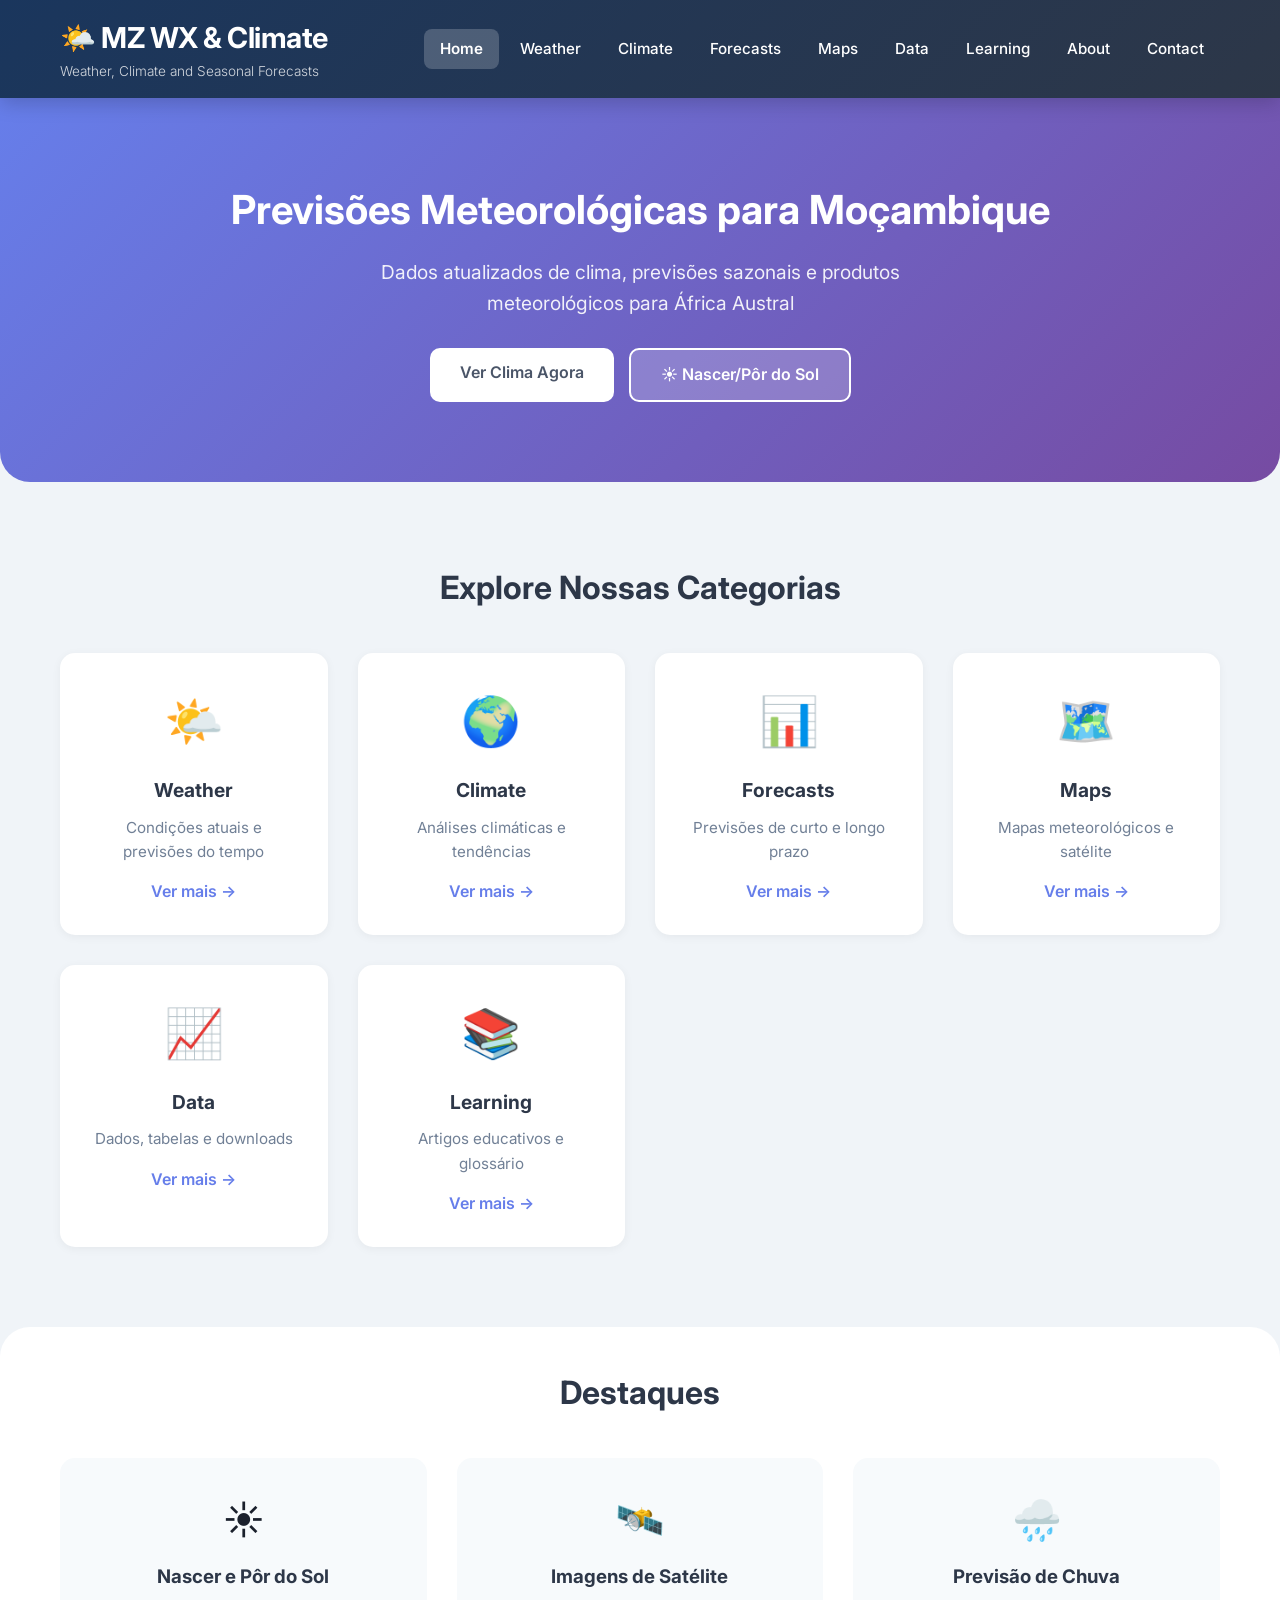
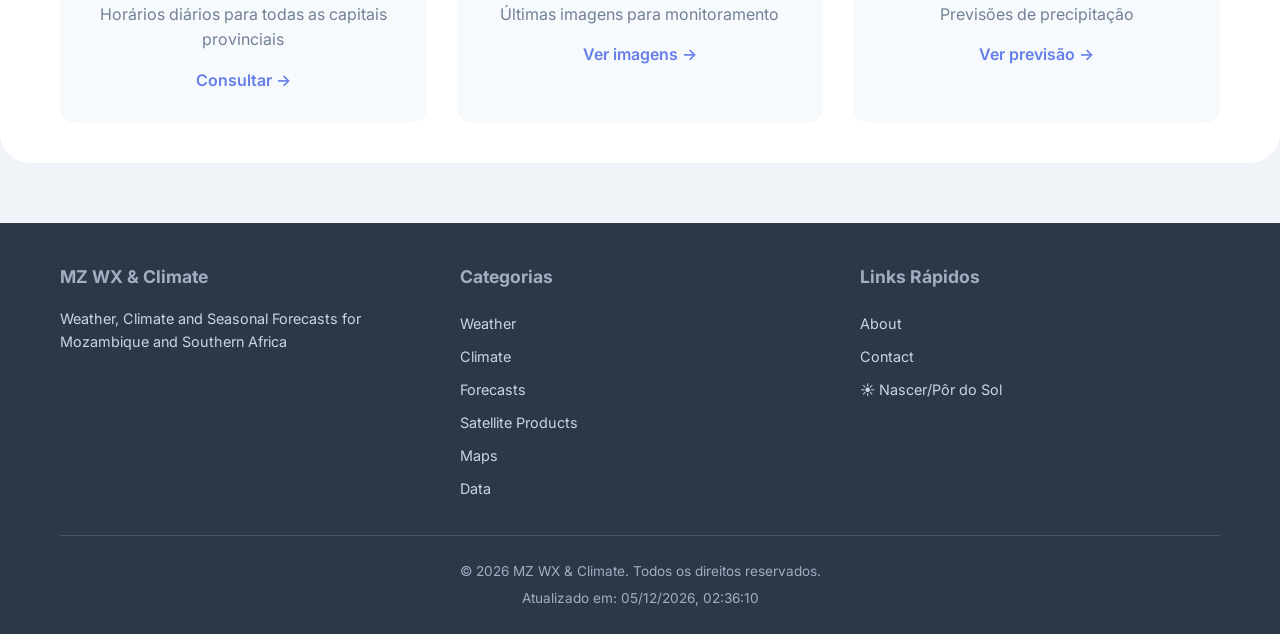
<file: index.html>
<!DOCTYPE html>
<html lang="pt">
<head>
    <meta charset="UTF-8">
    <meta name="viewport" content="width=device-width, initial-scale=1.0">
    <title>MZ WX & Climate - Home</title>
    <link rel="stylesheet" href="assets/css/style.css">
    <link href="https://fonts.googleapis.com/css2?family=Inter:wght@300;400;600;700&display=swap" rel="stylesheet">
</head>
<body>
    <header class="site-header">
        <div class="container">
            <div class="header-content">
                <div class="logo">
                    <h1>🌤️ MZ WX & Climate</h1>
                    <span class="tagline">Weather, Climate and Seasonal Forecasts</span>
                </div>
                <nav class="main-nav">
                    <ul>
                        <li><a href="index.html" class="active">Home</a></li>
                        <li><a href="weather/">Weather</a></li>
                        <li><a href="climate/">Climate</a></li>
                        <li><a href="forecasts/">Forecasts</a></li>
                        <li><a href="maps/">Maps</a></li>
                        <li><a href="data/">Data</a></li>
                        <li><a href="learning/">Learning</a></li>
                        <li><a href="about/">About</a></li>
                        <li><a href="contact/">Contact</a></li>
                    </ul>
                </nav>
            </div>
        </div>
    </header>

    <main>
        <section class="hero">
            <div class="container">
                <div class="hero-content">
                    <h2>Previsões Meteorológicas para Moçambique</h2>
                    <p>Dados atualizados de clima, previsões sazonais e produtos meteorológicos para África Austral</p>
                    <div class="hero-buttons">
                        <a href="weather/" class="btn-primary">Ver Clima Agora</a>
                        <a href="astronomy/sun.html" class="btn-secondary">☀️ Nascer/Pôr do Sol</a>
                    </div>
                </div>
            </div>
        </section>

        <section class="features">
            <div class="container">
                <h2 class="section-title">Explore Nossas Categorias</h2>
                <div class="features-grid">
                    <div class="feature-card">
                        <div class="feature-icon">🌤️</div>
                        <h3>Weather</h3>
                        <p>Condições atuais e previsões do tempo</p>
                        <a href="weather/" class="feature-link">Ver mais →</a>
                    </div>
                    <div class="feature-card">
                        <div class="feature-icon">🌍</div>
                        <h3>Climate</h3>
                        <p>Análises climáticas e tendências</p>
                        <a href="climate/" class="feature-link">Ver mais →</a>
                    </div>
                    <div class="feature-card">
                        <div class="feature-icon">📊</div>
                        <h3>Forecasts</h3>
                        <p>Previsões de curto e longo prazo</p>
                        <a href="forecasts/" class="feature-link">Ver mais →</a>
                    </div>
                    <div class="feature-card">
                        <div class="feature-icon">🗺️</div>
                        <h3>Maps</h3>
                        <p>Mapas meteorológicos e satélite</p>
                        <a href="maps/" class="feature-link">Ver mais →</a>
                    </div>
                    <div class="feature-card">
                        <div class="feature-icon">📈</div>
                        <h3>Data</h3>
                        <p>Dados, tabelas e downloads</p>
                        <a href="data/" class="feature-link">Ver mais →</a>
                    </div>
                    <div class="feature-card">
                        <div class="feature-icon">📚</div>
                        <h3>Learning</h3>
                        <p>Artigos educativos e glossário</p>
                        <a href="learning/" class="feature-link">Ver mais →</a>
                    </div>
                </div>
            </div>
        </section>

        <section class="highlights">
            <div class="container">
                <h2 class="section-title">Destaques</h2>
                <div class="highlights-grid">
                    <div class="highlight-card">
                        <span class="highlight-icon">☀️</span>
                        <h3>Nascer e Pôr do Sol</h3>
                        <p>Horários diários para todas as capitais provinciais</p>
                        <a href="astronomy/sun.html" class="highlight-link">Consultar →</a>
                    </div>
                    <div class="highlight-card">
                        <span class="highlight-icon">🛰️</span>
                        <h3>Imagens de Satélite</h3>
                        <p>Últimas imagens para monitoramento</p>
                        <a href="maps/" class="highlight-link">Ver imagens →</a>
                    </div>
                    <div class="highlight-card">
                        <span class="highlight-icon">🌧️</span>
                        <h3>Previsão de Chuva</h3>
                        <p>Previsões de precipitação</p>
                        <a href="forecasts/" class="highlight-link">Ver previsão →</a>
                    </div>
                </div>
            </div>
        </section>
    </main>

    <footer class="site-footer">
        <div class="container">
            <div class="footer-content">
                <div class="footer-section">
                    <h4>MZ WX & Climate</h4>
                    <p>Weather, Climate and Seasonal Forecasts for Mozambique and Southern Africa</p>
                </div>
                <div class="footer-section">
                    <h4>Categorias</h4>
                    <ul>
                        <li><a href="weather/">Weather</a></li>
                        <li><a href="climate/">Climate</a></li>
                        <li><a href="forecasts/">Forecasts</a></li>
                        <li><a href="lsasaf/">Satellite Products</a></li>
                        <li><a href="maps/">Maps</a></li>
                        <li><a href="data/">Data</a></li>
                    </ul>
                </div>
                <div class="footer-section">
                    <h4>Links Rápidos</h4>
                    <ul>
                        <li><a href="about/">About</a></li>
                        <li><a href="contact/">Contact</a></li>
                        <li><a href="astronomy/sun.html">☀️ Nascer/Pôr do Sol</a></li>
                    </ul>
                </div>
            </div>
            <div class="footer-bottom">
                <p>&copy; 2026 MZ WX & Climate. Todos os direitos reservados.</p>
                <p>Atualizado em: <span id="footer-update"></span></p>
            </div>
        </div>
    </footer>

    <script src="assets/js/main.js"></script>
</body>
</html>
</file>
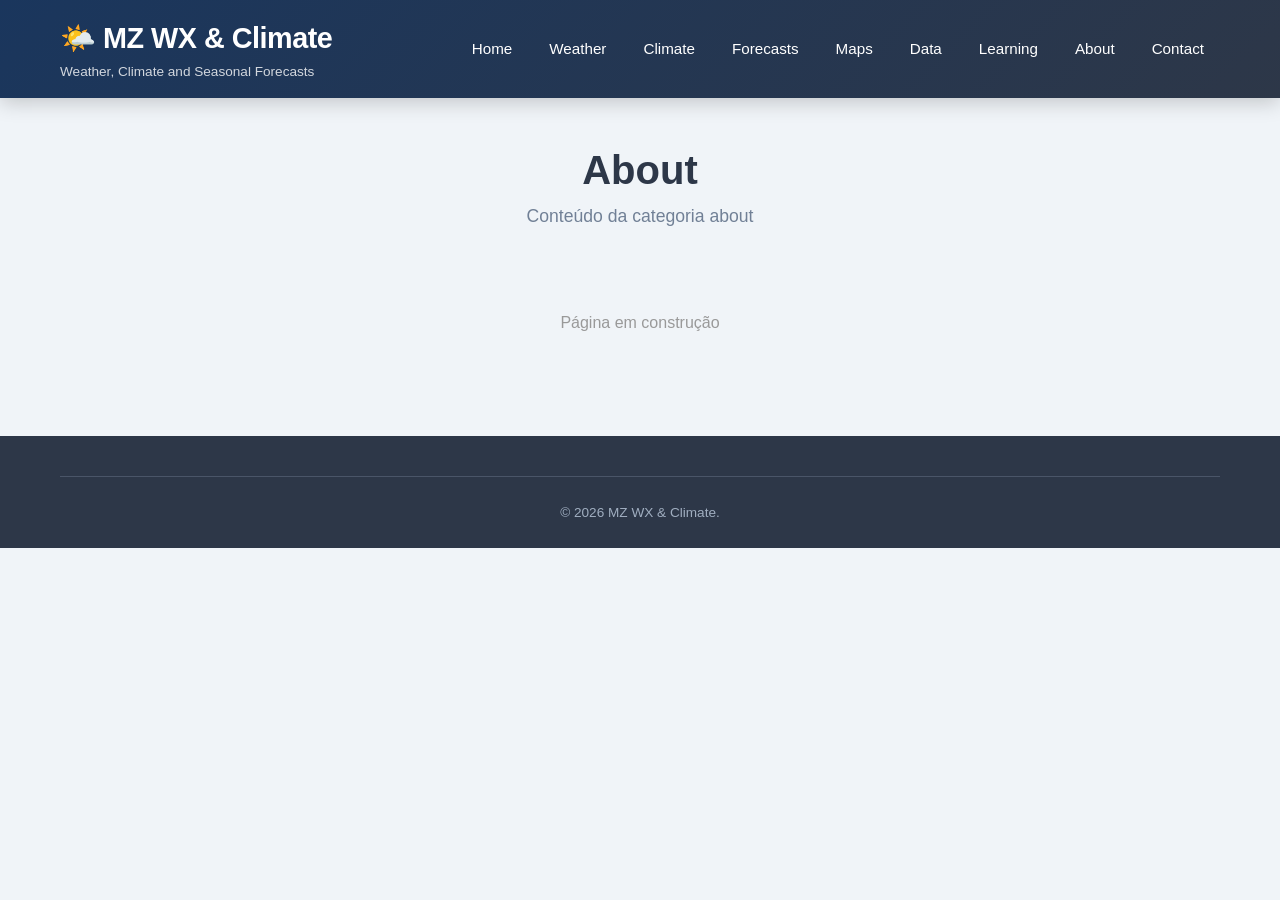
<file: about/index.html>
<!DOCTYPE html>
<html lang="pt">
<head>
    <meta charset="UTF-8">
    <meta name="viewport" content="width=device-width, initial-scale=1.0">
    <title>MZ WX & Climate - About</title>
    <link rel="stylesheet" href="../assets/css/style.css">
</head>
<body>
    <header class="site-header">
        <div class="container">
            <div class="header-content">
                <div class="logo">
                    <h1>🌤️ MZ WX & Climate</h1>
                    <span class="tagline">Weather, Climate and Seasonal Forecasts</span>
                </div>
                <nav class="main-nav">
                    <ul>
                        <li><a href="../index.html">Home</a></li>
                        <li><a href="../weather/">Weather</a></li>
                        <li><a href="../climate/">Climate</a></li>
                        <li><a href="../forecasts/">Forecasts</a></li>
                        <li><a href="../maps/">Maps</a></li>
                        <li><a href="../data/">Data</a></li>
                        <li><a href="../learning/">Learning</a></li>
                        <li><a href="../about/">About</a></li>
                        <li><a href="../contact/">Contact</a></li>
                    </ul>
                </nav>
            </div>
        </div>
    </header>
    <main>
        <div class="container">
            <div class="page-header">
                <h1>About</h1>
                <p>Conteúdo da categoria about</p>
            </div>
            <p style="text-align:center; padding:40px; color:#999;">Página em construção</p>
        </div>
    </main>
    <footer class="site-footer">
        <div class="container">
            <div class="footer-bottom">
                <p>&copy; 2026 MZ WX & Climate.</p>
            </div>
        </div>
    </footer>
    <script src="../assets/js/main.js"></script>
</body>
</html>
</file>
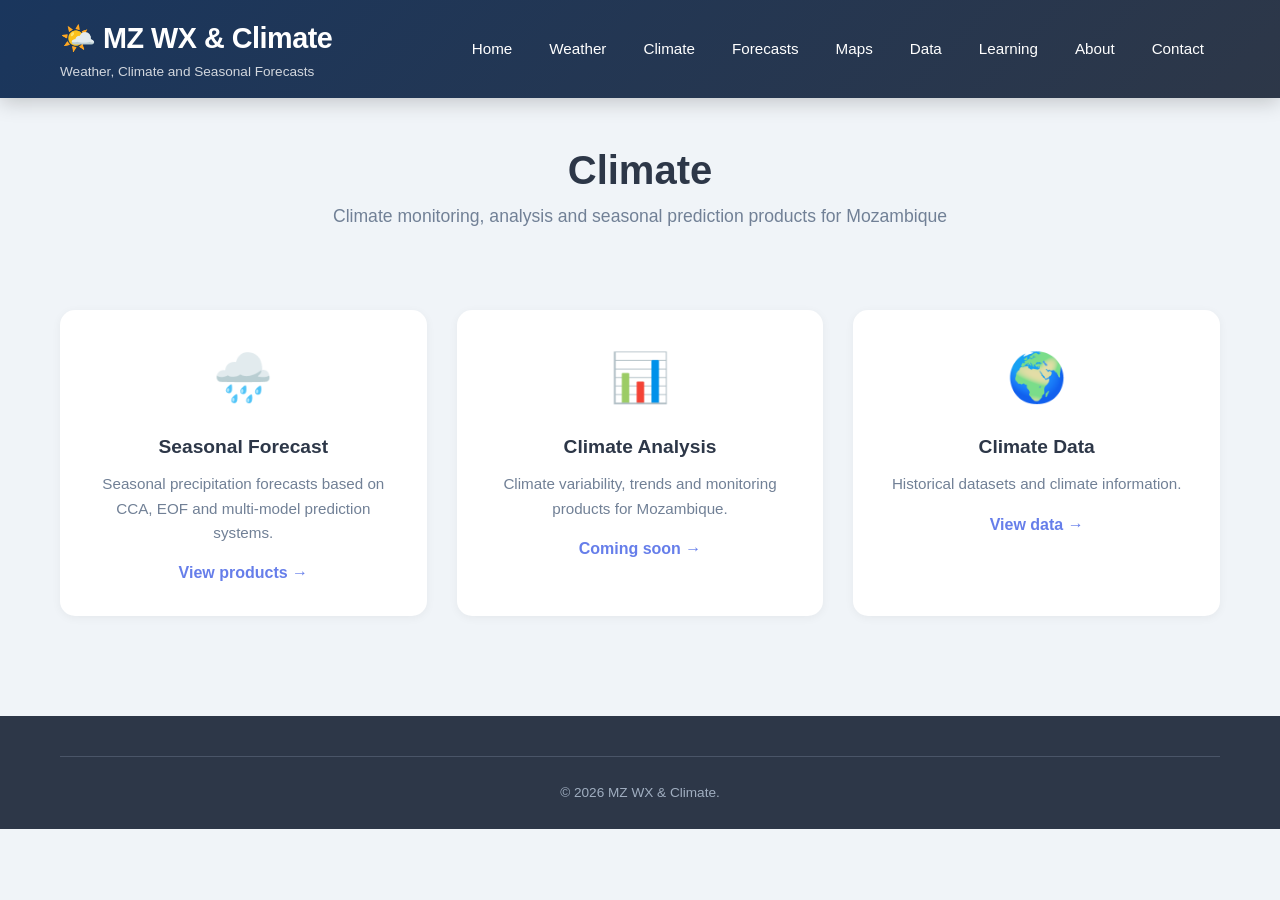
<file: climate/index.html>
<!DOCTYPE html>
<html lang="pt">
<head>
    <meta charset="UTF-8">
    <meta name="viewport" content="width=device-width, initial-scale=1.0">
    <title>MZ WX & Climate - Climate</title>
    <link rel="stylesheet" href="../assets/css/style.css">
</head>
<body>
    <header class="site-header">
        <div class="container">
            <div class="header-content">
                <div class="logo">
                    <h1>🌤️ MZ WX & Climate</h1>
                    <span class="tagline">Weather, Climate and Seasonal Forecasts</span>
                </div>
                <nav class="main-nav">
                    <ul>
                        <li><a href="../index.html">Home</a></li>
                        <li><a href="../weather/">Weather</a></li>
                        <li><a href="../climate/">Climate</a></li>
                        <li><a href="../forecasts/">Forecasts</a></li>
                        <li><a href="../maps/">Maps</a></li>
                        <li><a href="../data/">Data</a></li>
                        <li><a href="../learning/">Learning</a></li>
                        <li><a href="../about/">About</a></li>
                        <li><a href="../contact/">Contact</a></li>
                    </ul>
                </nav>
            </div>
        </div>
    </header>
    <main>
        <div class="container">

            <div class="page-header">
                <h1>Climate</h1>
                <p>Climate monitoring, analysis and seasonal prediction products for Mozambique</p>
            </div>


            <section class="features">

                <div class="features-grid">


                    <div class="feature-card">

                        <div class="feature-icon">🌧️</div>

                        <h3>Seasonal Forecast</h3>

                        <p>
                            Seasonal precipitation forecasts based on
                            CCA, EOF and multi-model prediction systems.
                        </p>

                        <a href="seasonal.html" class="feature-link">
                            View products →
                        </a>

                    </div>



                    <div class="feature-card">

                        <div class="feature-icon">📊</div>

                        <h3>Climate Analysis</h3>

                        <p>
                            Climate variability, trends and monitoring
                            products for Mozambique.
                        </p>

                        <a href="#" class="feature-link">
                            Coming soon →
                        </a>

                    </div>



                    <div class="feature-card">

                        <div class="feature-icon">🌍</div>

                        <h3>Climate Data</h3>

                        <p>
                            Historical datasets and climate information.
                        </p>

                        <a href="../data/" class="feature-link">
                            View data →
                        </a>

                    </div>


                </div>

            </section>

        </div>
    </main>
    <footer class="site-footer">
        <div class="container">
            <div class="footer-bottom">
                <p>&copy; 2026 MZ WX & Climate.</p>
            </div>
        </div>
    </footer>
    <script src="../assets/js/main.js"></script>
</body>
</html>
</file>
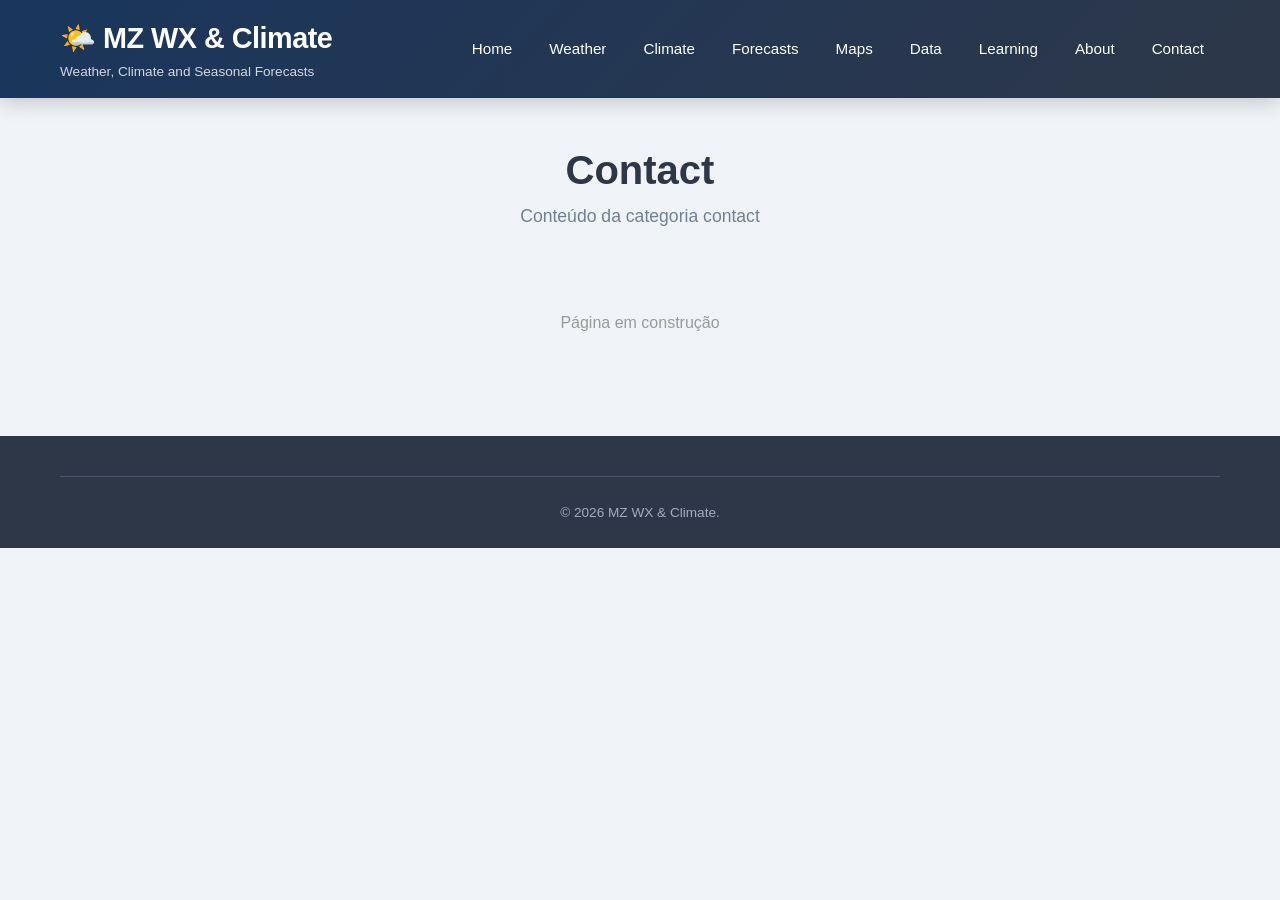
<file: contact/index.html>
<!DOCTYPE html>
<html lang="pt">
<head>
    <meta charset="UTF-8">
    <meta name="viewport" content="width=device-width, initial-scale=1.0">
    <title>MZ WX & Climate - Contact</title>
    <link rel="stylesheet" href="../assets/css/style.css">
</head>
<body>
    <header class="site-header">
        <div class="container">
            <div class="header-content">
                <div class="logo">
                    <h1>🌤️ MZ WX & Climate</h1>
                    <span class="tagline">Weather, Climate and Seasonal Forecasts</span>
                </div>
                <nav class="main-nav">
                    <ul>
                        <li><a href="../index.html">Home</a></li>
                        <li><a href="../weather/">Weather</a></li>
                        <li><a href="../climate/">Climate</a></li>
                        <li><a href="../forecasts/">Forecasts</a></li>
                        <li><a href="../maps/">Maps</a></li>
                        <li><a href="../data/">Data</a></li>
                        <li><a href="../learning/">Learning</a></li>
                        <li><a href="../about/">About</a></li>
                        <li><a href="../contact/">Contact</a></li>
                    </ul>
                </nav>
            </div>
        </div>
    </header>
    <main>
        <div class="container">
            <div class="page-header">
                <h1>Contact</h1>
                <p>Conteúdo da categoria contact</p>
            </div>
            <p style="text-align:center; padding:40px; color:#999;">Página em construção</p>
        </div>
    </main>
    <footer class="site-footer">
        <div class="container">
            <div class="footer-bottom">
                <p>&copy; 2026 MZ WX & Climate.</p>
            </div>
        </div>
    </footer>
    <script src="../assets/js/main.js"></script>
</body>
</html>
</file>
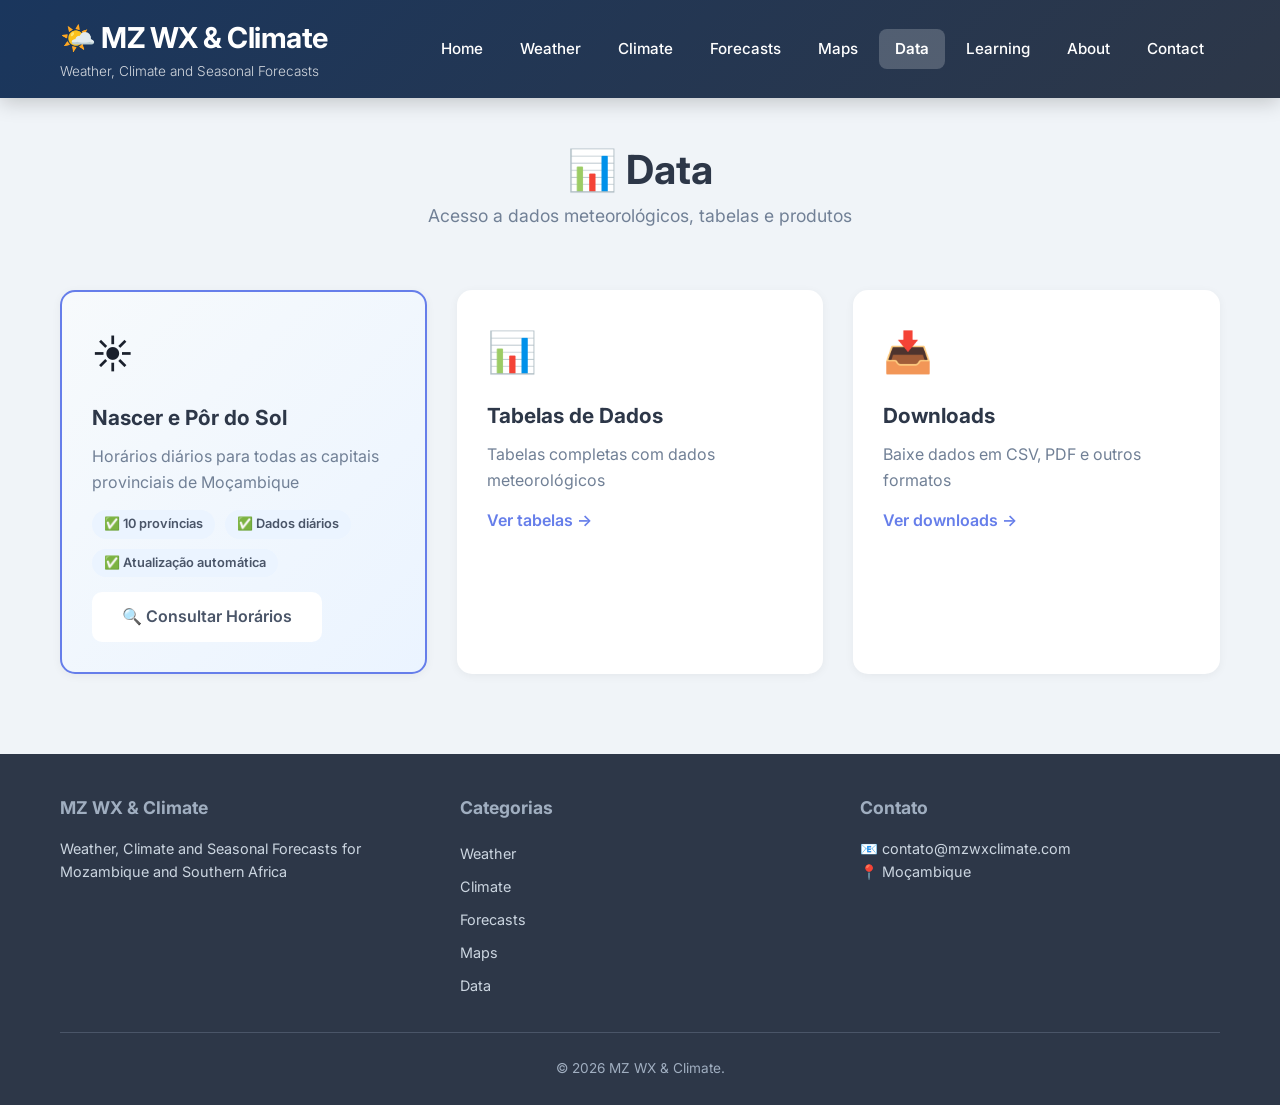
<file: data/index.html>
<!DOCTYPE html>
<html lang="pt">
<head>
    <meta charset="UTF-8">
    <meta name="viewport" content="width=device-width, initial-scale=1.0">
    <title>MZ WX & Climate - Data</title>
    <link rel="stylesheet" href="../assets/css/style.css">
    <link href="https://fonts.googleapis.com/css2?family=Inter:wght@300;400;600;700&display=swap" rel="stylesheet">
</head>
<body>
    <header class="site-header">
        <div class="container">
            <div class="header-content">
                <div class="logo">
                    <h1>🌤️ MZ WX & Climate</h1>
                    <span class="tagline">Weather, Climate and Seasonal Forecasts</span>
                </div>
                <nav class="main-nav">
                    <ul>
                        <li><a href="../index.html">Home</a></li>
                        <li><a href="../weather/">Weather</a></li>
                        <li><a href="../climate/">Climate</a></li>
                        <li><a href="../forecasts/">Forecasts</a></li>
                        <li><a href="../maps/">Maps</a></li>
                        <li><a href="../data/" class="active">Data</a></li>
                        <li><a href="../learning/">Learning</a></li>
                        <li><a href="../about/">About</a></li>
                        <li><a href="../contact/">Contact</a></li>
                    </ul>
                </nav>
            </div>
        </div>
    </header>

    <main>
        <div class="container">
            <div class="page-header">
                <h1>📊 Data</h1>
                <p>Acesso a dados meteorológicos, tabelas e produtos</p>
            </div>

            <div class="data-grid">
                <div class="data-card featured">
                    <div class="data-icon">☀️</div>
                    <h2>Nascer e Pôr do Sol</h2>
                    <p>Horários diários para todas as capitais provinciais de Moçambique</p>
                    <div class="data-features">
                        <span>✅ 10 províncias</span>
                        <span>✅ Dados diários</span>
                        <span>✅ Atualização automática</span>
                    </div>
                    <a href="../astronomy/sun.html" class="btn-primary" style="display:inline-block; margin-top:15px;">
                        🔍 Consultar Horários
                    </a>
                </div>

                <div class="data-card">
                    <div class="data-icon">📊</div>
                    <h2>Tabelas de Dados</h2>
                    <p>Tabelas completas com dados meteorológicos</p>
                    <a href="tables.html" class="feature-link">Ver tabelas →</a>
                </div>

                <div class="data-card">
                    <div class="data-icon">📥</div>
                    <h2>Downloads</h2>
                    <p>Baixe dados em CSV, PDF e outros formatos</p>
                    <a href="downloads.html" class="feature-link">Ver downloads →</a>
                </div>
            </div>
        </div>
    </main>

    <footer class="site-footer">
        <div class="container">
            <div class="footer-content">
                <div class="footer-section">
                    <h4>MZ WX & Climate</h4>
                    <p>Weather, Climate and Seasonal Forecasts for Mozambique and Southern Africa</p>
                </div>
                <div class="footer-section">
                    <h4>Categorias</h4>
                    <ul>
                        <li><a href="../weather/">Weather</a></li>
                        <li><a href="../climate/">Climate</a></li>
                        <li><a href="../forecasts/">Forecasts</a></li>
                        <li><a href="../maps/">Maps</a></li>
                        <li><a href="../data/">Data</a></li>
                    </ul>
                </div>
                <div class="footer-section">
                    <h4>Contato</h4>
                    <p>📧 contato@mzwxclimate.com</p>
                    <p>📍 Moçambique</p>
                </div>
            </div>
            <div class="footer-bottom">
                <p>&copy; 2026 MZ WX & Climate.</p>
            </div>
        </div>
    </footer>
</body>
</html>
</file>
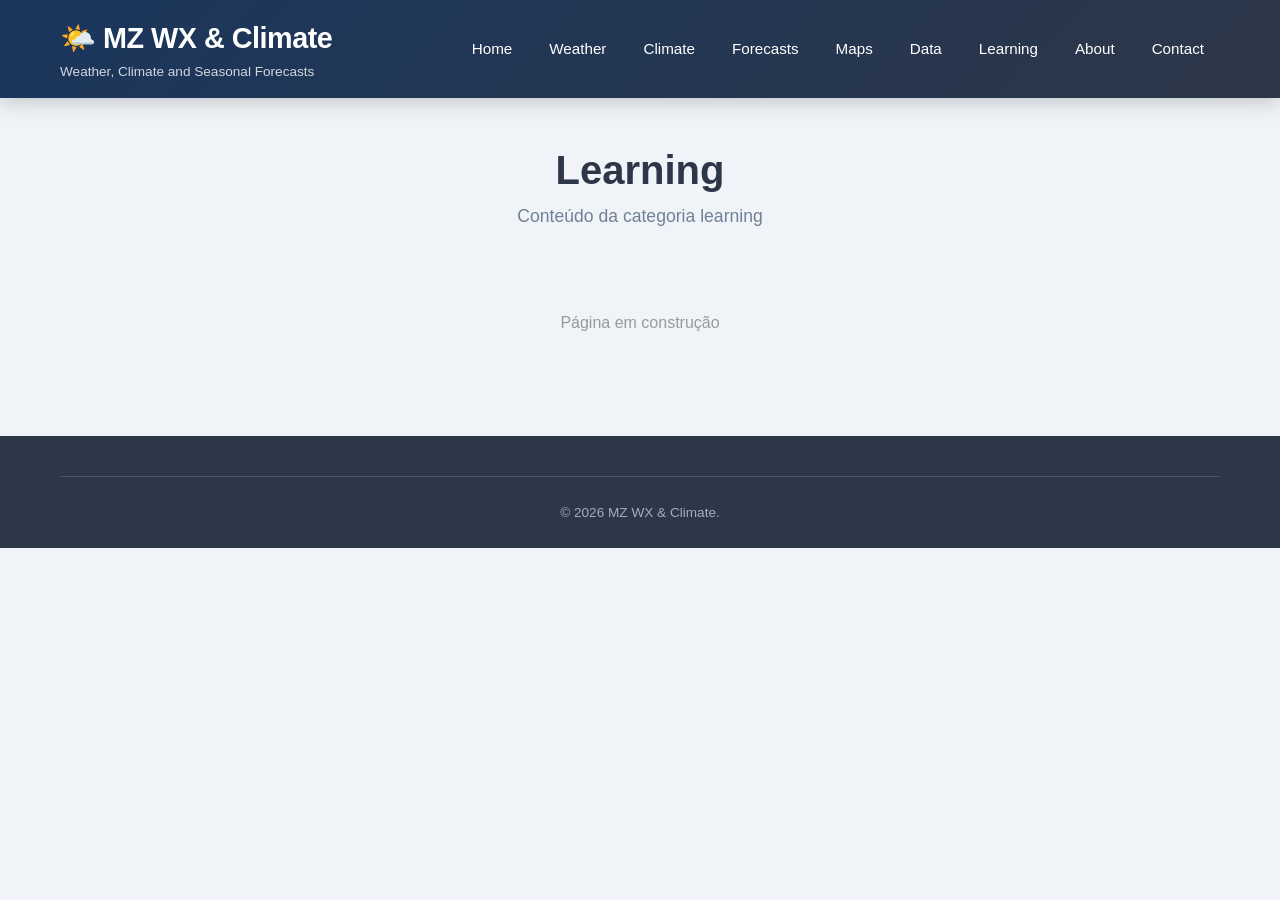
<file: learning/index.html>
<!DOCTYPE html>
<html lang="pt">
<head>
    <meta charset="UTF-8">
    <meta name="viewport" content="width=device-width, initial-scale=1.0">
    <title>MZ WX & Climate - Learning</title>
    <link rel="stylesheet" href="../assets/css/style.css">
</head>
<body>
    <header class="site-header">
        <div class="container">
            <div class="header-content">
                <div class="logo">
                    <h1>🌤️ MZ WX & Climate</h1>
                    <span class="tagline">Weather, Climate and Seasonal Forecasts</span>
                </div>
                <nav class="main-nav">
                    <ul>
                        <li><a href="../index.html">Home</a></li>
                        <li><a href="../weather/">Weather</a></li>
                        <li><a href="../climate/">Climate</a></li>
                        <li><a href="../forecasts/">Forecasts</a></li>
                        <li><a href="../maps/">Maps</a></li>
                        <li><a href="../data/">Data</a></li>
                        <li><a href="../learning/">Learning</a></li>
                        <li><a href="../about/">About</a></li>
                        <li><a href="../contact/">Contact</a></li>
                    </ul>
                </nav>
            </div>
        </div>
    </header>
    <main>
        <div class="container">
            <div class="page-header">
                <h1>Learning</h1>
                <p>Conteúdo da categoria learning</p>
            </div>
            <p style="text-align:center; padding:40px; color:#999;">Página em construção</p>
        </div>
    </main>
    <footer class="site-footer">
        <div class="container">
            <div class="footer-bottom">
                <p>&copy; 2026 MZ WX & Climate.</p>
            </div>
        </div>
    </footer>
    <script src="../assets/js/main.js"></script>
</body>
</html>
</file>
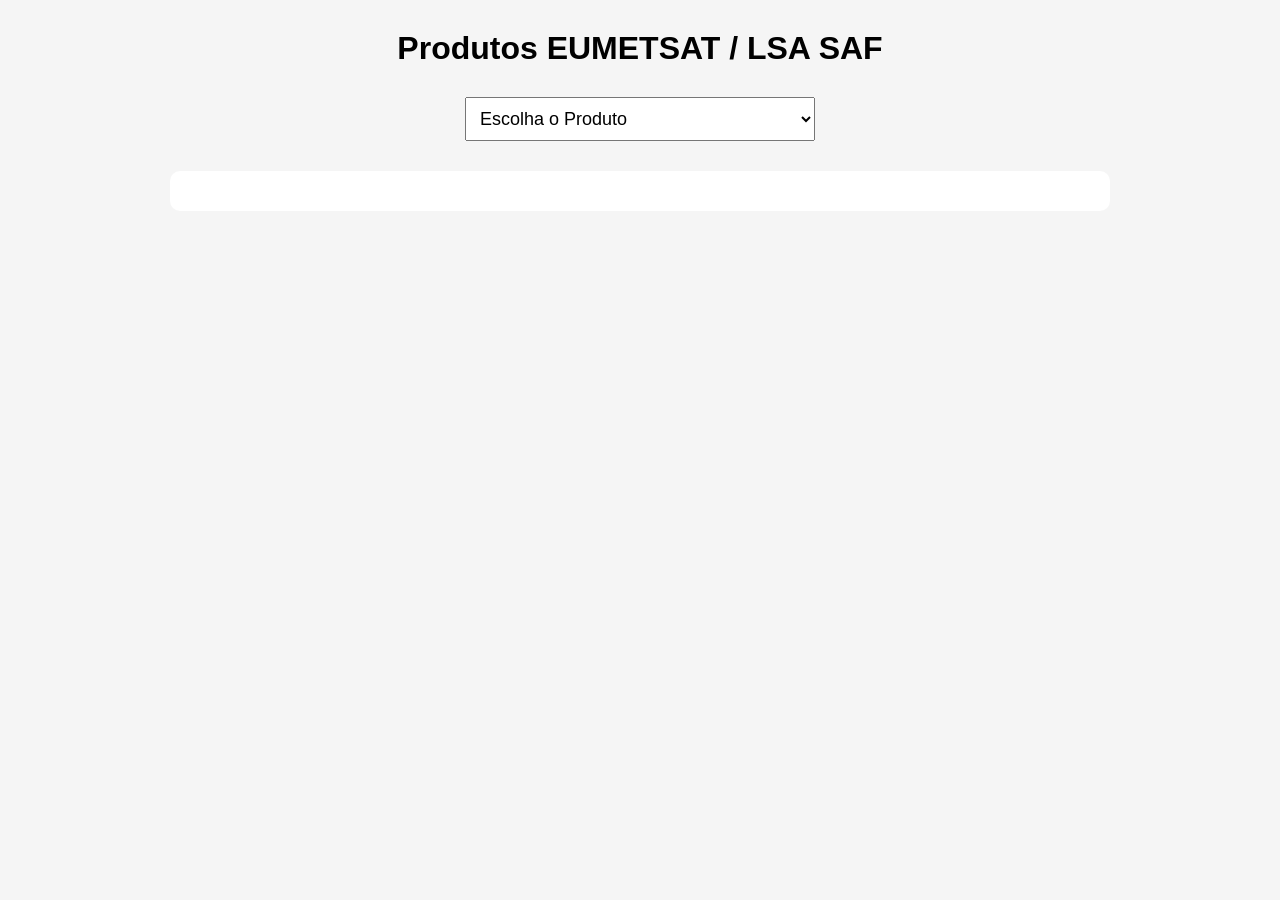
<file: lsasaf/index.html>
<!DOCTYPE html>
<html lang="pt">

<head>

<meta charset="UTF-8">

<title>
Produtos LSASAF - MZ WX & Climate
</title>


<style>

body {

    font-family: Arial, sans-serif;
    margin:30px;
    background:#f5f5f5;

}


h1 {

text-align:center;

}


.selector {

text-align:center;
margin:30px;

}


select {

font-size:18px;
padding:10px;
width:350px;

}


#product-view {

background:white;
padding:20px;
border-radius:10px;
max-width:900px;
margin:auto;

}


.map-image {

width:100%;
border-radius:10px;

}


.gallery img {

width:120px;
margin:10px;

}


</style>


</head>


<body>


<h1>
Produtos EUMETSAT / LSA SAF
</h1>


<div class="selector">

<select id="product-select">

<option>
Escolha o Produto
</option>

</select>

</div>



<div id="product-view">

</div>



<script src="../assets/js/lsasaf.js"></script>


</body>


</html>
</file>
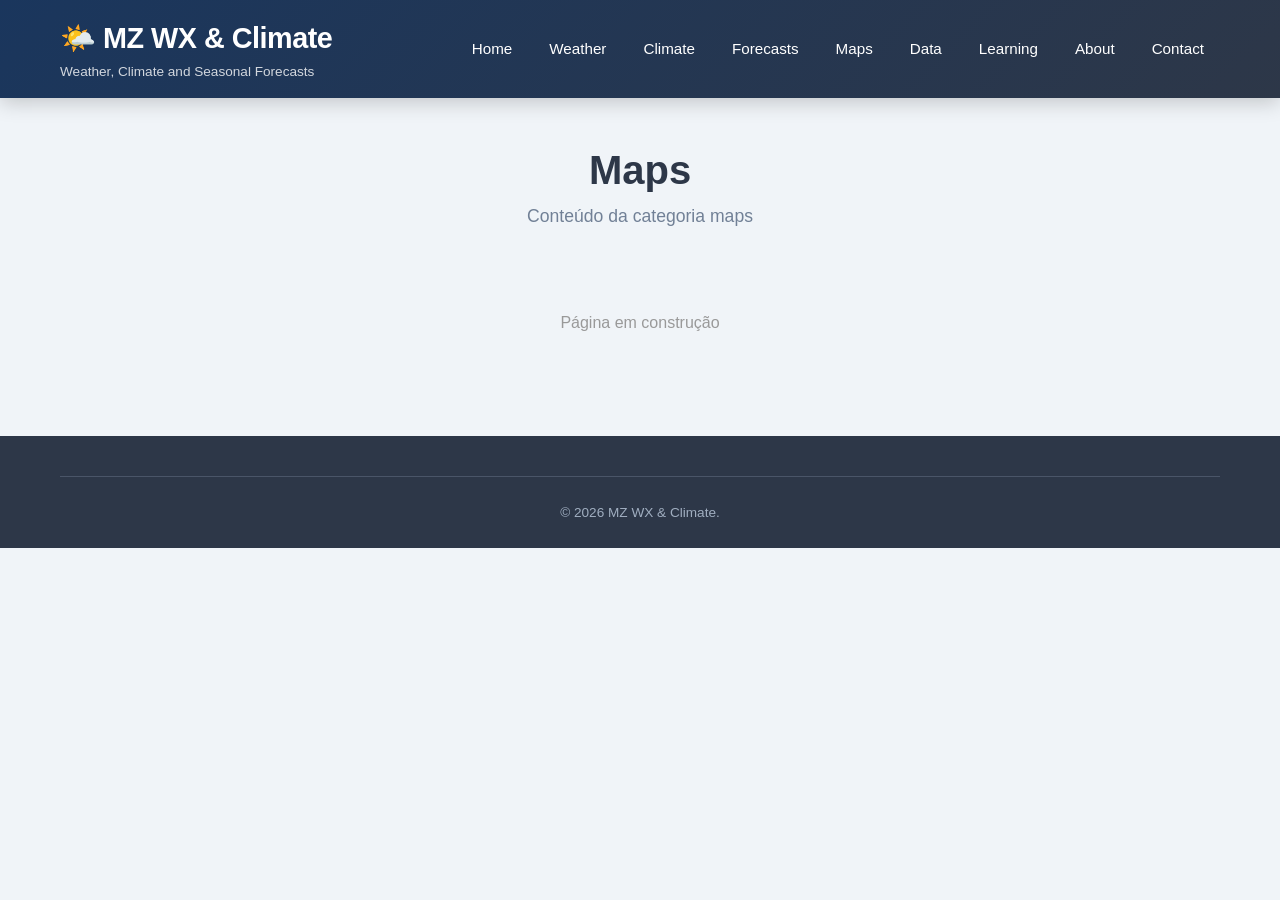
<file: maps/index.html>
<!DOCTYPE html>
<html lang="pt">
<head>
    <meta charset="UTF-8">
    <meta name="viewport" content="width=device-width, initial-scale=1.0">
    <title>MZ WX & Climate - Maps</title>
    <link rel="stylesheet" href="../assets/css/style.css">
</head>
<body>
    <header class="site-header">
        <div class="container">
            <div class="header-content">
                <div class="logo">
                    <h1>🌤️ MZ WX & Climate</h1>
                    <span class="tagline">Weather, Climate and Seasonal Forecasts</span>
                </div>
                <nav class="main-nav">
                    <ul>
                        <li><a href="../index.html">Home</a></li>
                        <li><a href="../weather/">Weather</a></li>
                        <li><a href="../climate/">Climate</a></li>
                        <li><a href="../forecasts/">Forecasts</a></li>
                        <li><a href="../maps/">Maps</a></li>
                        <li><a href="../data/">Data</a></li>
                        <li><a href="../learning/">Learning</a></li>
                        <li><a href="../about/">About</a></li>
                        <li><a href="../contact/">Contact</a></li>
                    </ul>
                </nav>
            </div>
        </div>
    </header>
    <main>
        <div class="container">
            <div class="page-header">
                <h1>Maps</h1>
                <p>Conteúdo da categoria maps</p>
            </div>
            <p style="text-align:center; padding:40px; color:#999;">Página em construção</p>
        </div>
    </main>
    <footer class="site-footer">
        <div class="container">
            <div class="footer-bottom">
                <p>&copy; 2026 MZ WX & Climate.</p>
            </div>
        </div>
    </footer>
    <script src="../assets/js/main.js"></script>
</body>
</html>
</file>
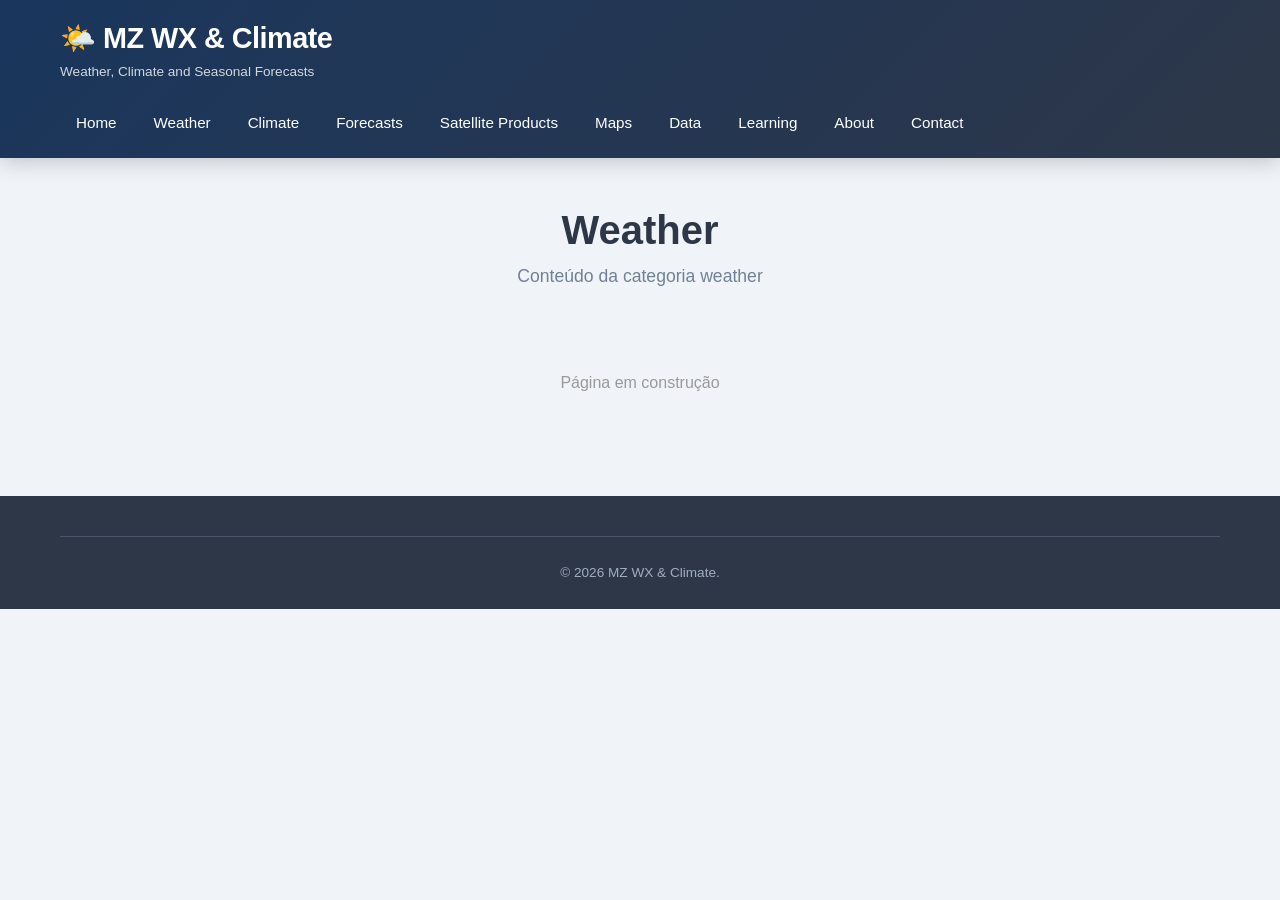
<file: weather/index.html>
<!DOCTYPE html>
<html lang="pt">
<head>
    <meta charset="UTF-8">
    <meta name="viewport" content="width=device-width, initial-scale=1.0">
    <title>MZ WX & Climate - Weather</title>
    <link rel="stylesheet" href="../assets/css/style.css">
</head>
<body>
    <header class="site-header">
        <div class="container">
            <div class="header-content">
                <div class="logo">
                    <h1>🌤️ MZ WX & Climate</h1>
                    <span class="tagline">Weather, Climate and Seasonal Forecasts</span>
                </div>
                <nav class="main-nav">
                    <ul>
                        <li><a href="../index.html">Home</a></li>
                        <li><a href="../weather/">Weather</a></li>
                        <li><a href="../climate/">Climate</a></li>
                        <li><a href="../forecasts/">Forecasts</a></li>
                        <li><a href="../lsasaf/">Satellite Products</a></li>
                        <li><a href="../maps/">Maps</a></li>
                        <li><a href="../data/">Data</a></li>
                        <li><a href="../learning/">Learning</a></li>
                        <li><a href="../about/">About</a></li>
                        <li><a href="../contact/">Contact</a></li>
                    </ul>
                </nav>
            </div>
        </div>
    </header>
    <main>
        <div class="container">
            <div class="page-header">
                <h1>Weather</h1>
                <p>Conteúdo da categoria weather</p>
            </div>
            <p style="text-align:center; padding:40px; color:#999;">Página em construção</p>
        </div>
    </main>
    <footer class="site-footer">
        <div class="container">
            <div class="footer-bottom">
                <p>&copy; 2026 MZ WX & Climate.</p>
            </div>
        </div>
    </footer>
    <script src="../assets/js/main.js"></script>
</body>
</html>
</file>
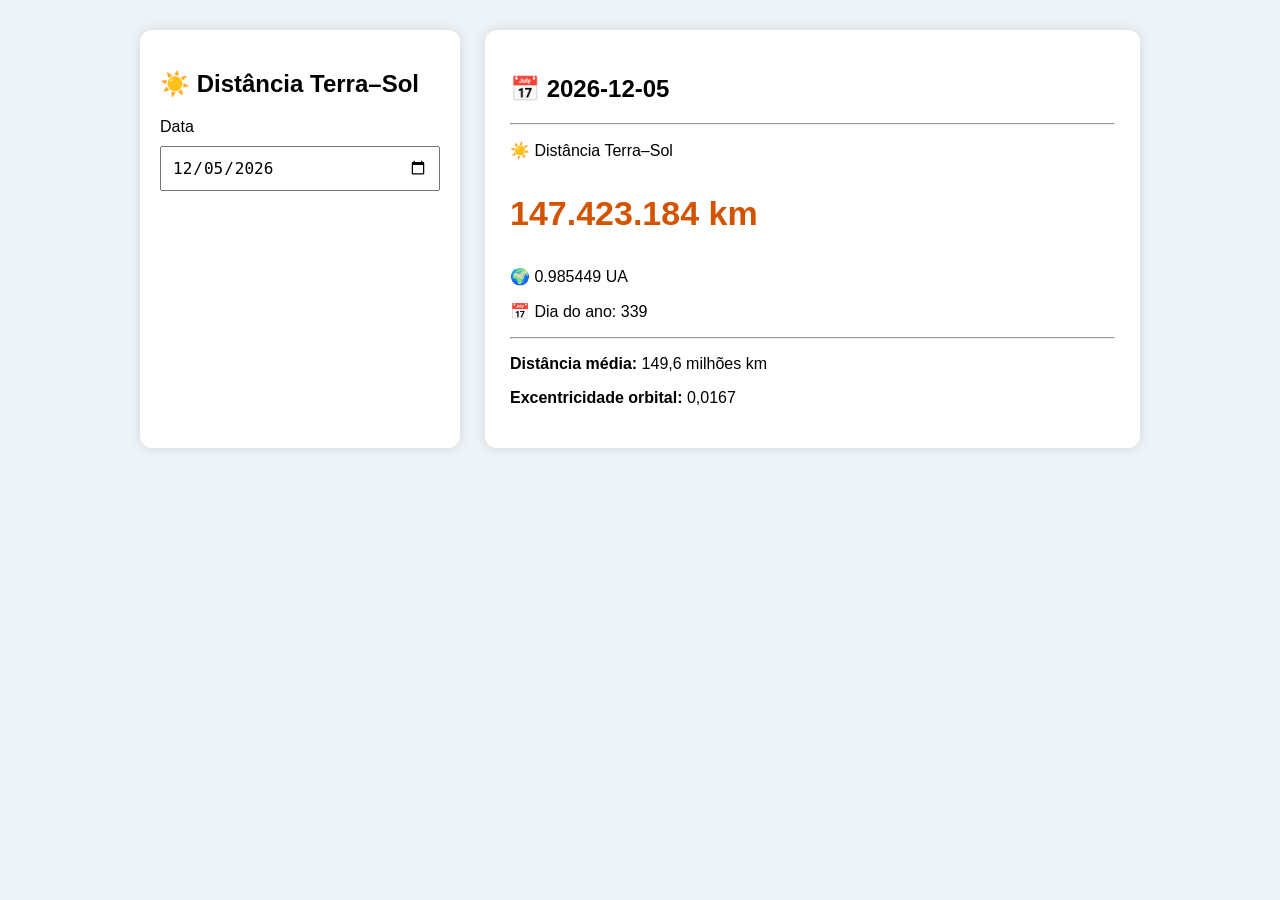
<file: astronomy/earth_sun_distance.html>
<!DOCTYPE html>
<html lang="pt">

<head>

<meta charset="UTF-8">

<title>MZ WX & Climate - Distância Terra-Sol</title>

<style>

body{
    font-family:Arial,sans-serif;
    background:#eef3f8;
    margin:0;
    padding:30px;
}

.container{
    max-width:1000px;
    margin:auto;
    display:flex;
    gap:25px;
}

.left{
    width:280px;
    background:white;
    padding:20px;
    border-radius:12px;
    box-shadow:0 0 12px rgba(0,0,0,.12);
}

.right{
    flex:1;
    background:white;
    padding:25px;
    border-radius:12px;
    box-shadow:0 0 12px rgba(0,0,0,.12);
}

input{
    width:100%;
    box-sizing:border-box;
    padding:10px;
    font-size:16px;
    margin-top:10px;
    margin-bottom:20px;
}

.value{
    font-size:34px;
    font-weight:bold;
    color:#d35400;
}

.small{
    color:#666;
}

.event{
    margin-top:20px;
    background:#eef8ff;
    border-left:5px solid #1565c0;
    padding:15px;
    border-radius:8px;
}

.event h3{
    margin:0;
    color:#0b4f9c;
}

.event p{
    margin-top:10px;
}

</style>

</head>

<body>

<div class="container">

<div class="left">

<h2>☀️ Distância Terra–Sol</h2>

<label>Data</label>

<input
type="date"
id="date">

</div>

<div class="right">

<div id="result">

Escolha uma data.

</div>

</div>

</div>

<script src="../assets/js/astronomy.js"></script>

<script>

function updateDistance(){

    if(date.value=="") return;

    const p=date.value.split("-");

    const year=parseInt(p[0]);

    const month=parseInt(p[1]);

    const day=parseInt(p[2]);

    const d=earthSunDistance(

        year,
        month,
        day

    );

    //--------------------------------------------------------
    // Evento astronómico
    //--------------------------------------------------------

    const event=getAstronomicalEvent(
        month,
        day
    );

    let eventHTML="";

    if(event){

        eventHTML=`

<div class="event">

<h3>${event.title}</h3>

<p>${event.description}</p>

</div>

`;

    }

    //--------------------------------------------------------

    result.innerHTML=`

<h2>📅 ${date.value}</h2>

<hr>

<p>

☀️ Distância Terra–Sol

</p>

<p class="value">

${d.distance_km.toLocaleString(

"pt-BR",

{

maximumFractionDigits:0

}

)} km

</p>

<p>

🌍

${d.distance_au.toFixed(6)} UA

</p>

<p>

📅 Dia do ano:

${d.day_of_year}

</p>

${eventHTML}

<hr>

<p>

<b>Distância média:</b>
149,6 milhões km

</p>

<p>

<b>Excentricidade orbital:</b>
0,0167

</p>

`;

}

date.valueAsDate=new Date();

updateDistance();

date.onchange=updateDistance;

</script>

</body>

</html>
</file>
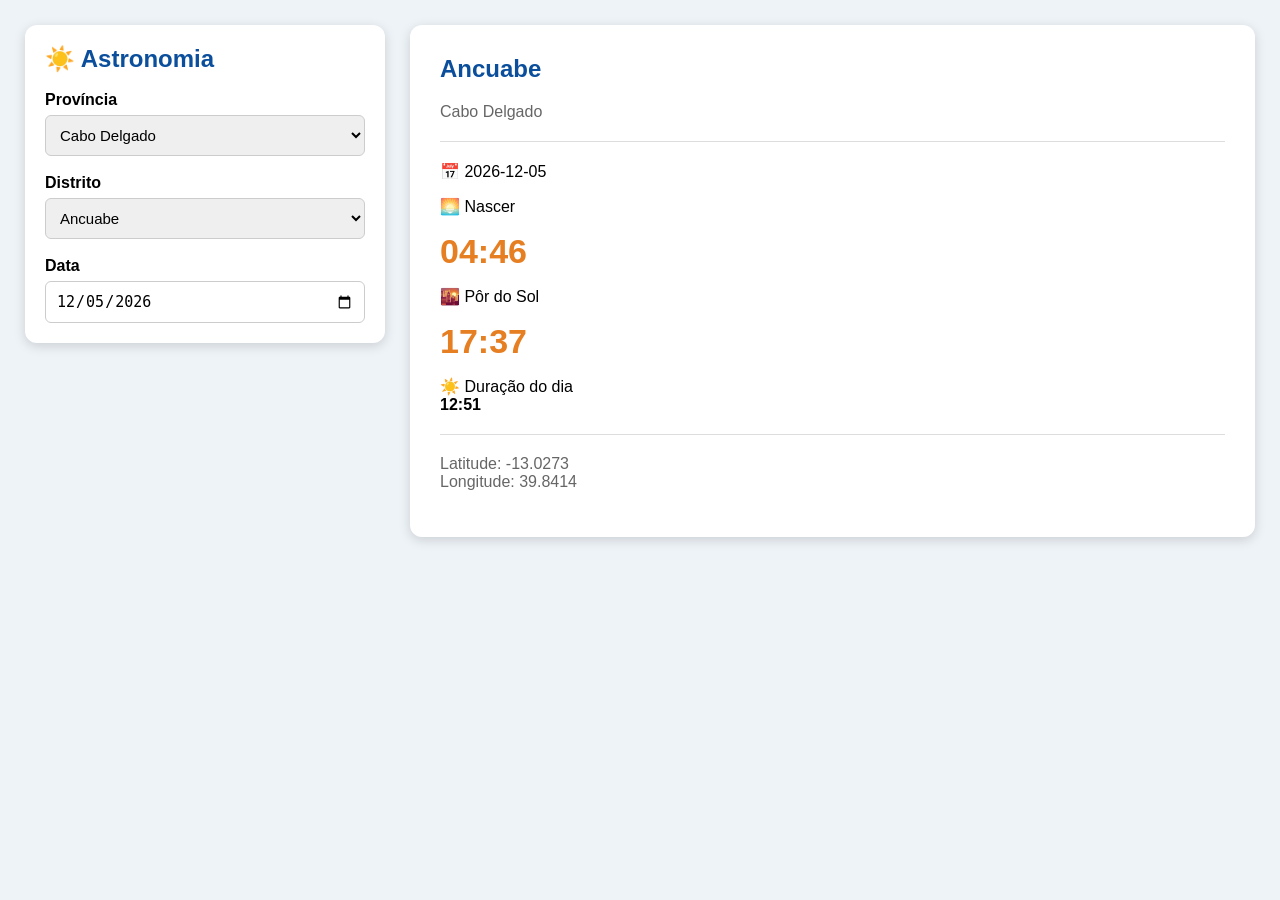
<file: astronomy/sun.html>
<!DOCTYPE html>
<html lang="pt">

<head>

<meta charset="UTF-8">

<title>MZ WX & Climate - Astronomia</title>

<style>

body{

    margin:0;
    padding:25px;
    font-family:Arial,Helvetica,sans-serif;
    background:#eef3f8;

}

.wrapper{

    display:flex;
    gap:25px;
    align-items:flex-start;

}

.panel{

    width:320px;

    background:white;

    padding:20px;

    border-radius:12px;

    box-shadow:0 3px 12px rgba(0,0,0,.15);

}

.panel h1{

    margin-top:0;
    color:#0b4f9c;
    font-size:24px;

}

label{

    display:block;
    margin-top:18px;
    font-weight:bold;

}

select,
input{

    width:100%;

    padding:10px;

    margin-top:6px;

    font-size:15px;

    border:1px solid #ccc;

    border-radius:6px;

    box-sizing:border-box;

}

.result{

    flex:1;

    background:white;

    border-radius:12px;

    padding:30px;

    min-height:320px;

    box-shadow:0 3px 12px rgba(0,0,0,.15);

}

.result h2{

    margin-top:0;
    color:#0b4f9c;

}

.big{

    font-size:34px;
    color:#e67e22;
    font-weight:bold;

}

.subtitle{

    color:#666;

}

hr{

    border:none;
    border-top:1px solid #ddd;

    margin:20px 0;

}

</style>

</head>

<body>

<div class="wrapper">

<div class="panel">

<h1>☀️ Astronomia</h1>

<label>Província</label>

<select id="province"></select>

<label>Distrito</label>

<select id="district"></select>

<label>Data</label>

<input type="date" id="date">

</div>

<div
id="result"
class="result">

<h2>Nascer e Pôr do Sol</h2>

<p>

Seleccione uma província,
um distrito
e uma data.

</p>

</div>

</div>

<script src="../assets/js/astronomy.js"></script>

<script>

let locations=[];

fetch("../data/locations.json")

.then(r=>r.json())

.then(json=>{

    locations=json;

    loadProvinces();

});

function loadProvinces(){

    let provinces=[

        ...new Set(

            locations.map(x=>x.province)

        )

    ];

    provinces.sort();

    province.innerHTML="";

    provinces.forEach(p=>{

        province.innerHTML+=`<option>${p}</option>`;

    });

    loadDistricts();

}

function loadDistricts(){

    let prov=province.value;

    let districts=locations

        .filter(x=>x.province==prov)

        .sort(

            (a,b)=>

            a.district.localeCompare(b.district)

        );

    district.innerHTML="";

    districts.forEach(d=>{

        district.innerHTML+=

`<option value="${d.district}">

${d.district}

</option>`;

    });

    calculate();

}

function calculate(){

    if(date.value=="") return;

    let loc=locations.find(

        x=>

        x.province==province.value &&

        x.district==district.value

    );

    if(!loc) return;

    let p=date.value.split("-");

    let sun=calculateSunTimes(

        loc.lat,

        loc.lon,

        parseInt(p[0]),

        parseInt(p[1]),

        parseInt(p[2])

    );

    result.innerHTML=`

<h2>

${loc.district}

</h2>

<div class="subtitle">

${loc.province}

</div>

<hr>

<p>

📅 ${date.value}

</p>

<p>

🌅 Nascer

</p>

<div class="big">

${sun.sunrise}

</div>

<p>

🌇 Pôr do Sol

</p>

<div class="big">

${sun.sunset}

</div>

<p>

☀️ Duração do dia

<br>

<b>${sun.day_length}</b>

</p>

<hr>

<p class="subtitle">

Latitude:
${loc.lat.toFixed(4)}

<br>

Longitude:
${loc.lon.toFixed(4)}

</p>

`;

}

province.onchange=loadDistricts;

district.onchange=calculate;

date.onchange=calculate;

date.valueAsDate=new Date();

</script>

</body>

</html>
</file>
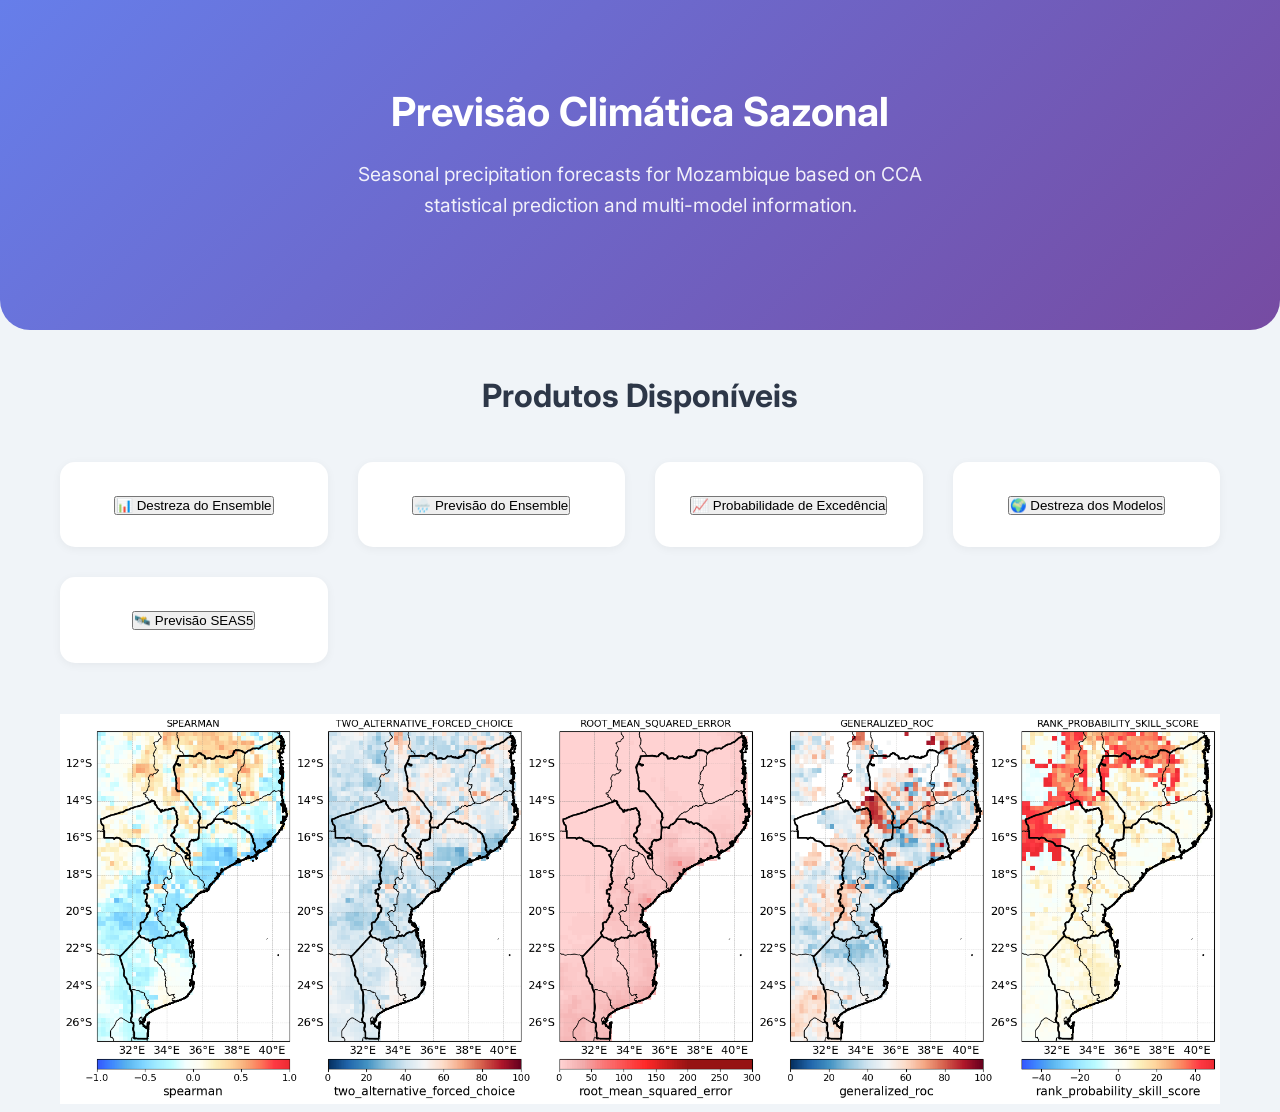
<file: climate/seasonal.html>
<!DOCTYPE html>
<html lang="pt">

<head>

<meta charset="UTF-8">
<meta name="viewport" content="width=device-width, initial-scale=1.0">

<title>MZ WX & Climate - Previsão Sazonal</title>

<link rel="stylesheet" href="../assets/css/style.css">

<link href="https://fonts.googleapis.com/css2?family=Inter:wght@300;400;600;700&display=swap" rel="stylesheet">

</head>


<body>


<main>


<section class="hero">

<div class="container">

<div class="hero-content">

<h2>Previsão Climática Sazonal</h2>

<p>
Seasonal precipitation forecasts for Mozambique based on
CCA statistical prediction and multi-model information.
</p>

</div>

</div>

</section>




<section class="container">


<h2 class="section-title">
Produtos Disponíveis
</h2>



<div class="features-grid">


<div class="feature-card">

<button onclick="showForecast('ensemble_skill')">
📊 Destreza do Ensemble
</button>

</div>



<div class="feature-card">

<button onclick="showForecast('ensemble_forecast')">
🌧️ Previsão do Ensemble
</button>

</div>



<div class="feature-card">

<button onclick="showForecast('exceedance')">
📈 Probabilidade de Excedência
</button>

</div>



<div class="feature-card">

<button onclick="showForecast('models_skill')">
🌍 Destreza dos Modelos
</button>

</div>



<div class="feature-card">

<button onclick="showForecast('seas5')">
🛰️ Previsão SEAS5
</button>

</div>


</div>



<br><br>



<div style="text-align:center;">


<img 
id="forecast-image"
src="../assets/images/seasonal/CCA_ensemble_forecast_skillMatrices.png"
alt="Seasonal forecast product"
style="max-width:100%; height:auto;">


</div>


</section>


</main>




<script>


function showForecast(product){


let image=document.getElementById("forecast-image");



if(product==="ensemble_skill"){

image.src="../assets/images/seasonal/CCA_ensemble_forecast_skillMatrices.png";

}



if(product==="ensemble_forecast"){

image.src="../assets/images/seasonal/CCA_ensemble_probabilistic-deterministicForecast.png";

}



if(product==="exceedance"){

image.src="../assets/images/seasonal/CCA_flexForecast_probExceedence.png";

}



if(product==="models_skill"){

image.src="../assets/images/seasonal/CCA_models_skillMatrices.png";

}



if(product==="seas5"){

image.src="../assets/images/seasonal/CCA_SEAS51c.PRCP_[determinstic-probabilistic]-Forecast.png";

}


}


</script>



</body>

</html>
</file>
<file: assets/css/style.css>
/* ============================================
   ESTILOS PRINCIPAIS - MZ WX & Climate
   ============================================ */

* {
    margin: 0;
    padding: 0;
    box-sizing: border-box;
}

body {
    font-family: 'Inter', -apple-system, BlinkMacSystemFont, 'Segoe UI', Roboto, sans-serif;
    background: #f0f4f8;
    color: #1a202c;
    line-height: 1.6;
}

.container {
    max-width: 1200px;
    margin: 0 auto;
    padding: 0 20px;
}

a {
    text-decoration: none;
    color: inherit;
}

/* ============================================
   HEADER E NAVEGAÇÃO
   ============================================ */
.site-header {
    background: linear-gradient(135deg, #1a365d 0%, #2d3748 100%);
    color: white;
    padding: 15px 0;
    box-shadow: 0 4px 20px rgba(0,0,0,0.2);
    position: sticky;
    top: 0;
    z-index: 1000;
}

.header-content {
    display: flex;
    justify-content: space-between;
    align-items: center;
    flex-wrap: wrap;
    gap: 20px;
}

.logo h1 {
    font-size: 1.8rem;
    font-weight: 700;
    letter-spacing: -0.5px;
}

.logo .tagline {
    font-size: 0.85rem;
    opacity: 0.8;
    font-weight: 300;
    display: block;
}

.main-nav ul {
    list-style: none;
    display: flex;
    gap: 5px;
    flex-wrap: wrap;
}

.main-nav ul li a {
    padding: 8px 16px;
    border-radius: 8px;
    transition: all 0.3s ease;
    font-weight: 500;
    font-size: 0.95rem;
    display: block;
}

.main-nav ul li a:hover {
    background: rgba(255,255,255,0.15);
}

.main-nav ul li a.active {
    background: rgba(255,255,255,0.2);
    font-weight: 600;
}

/* ============================================
   HERO
   ============================================ */
.hero {
    background: linear-gradient(135deg, #667eea 0%, #764ba2 100%);
    color: white;
    padding: 80px 20px;
    text-align: center;
    border-radius: 0 0 30px 30px;
    margin-bottom: 40px;
}

.hero-content h2 {
    font-size: 2.5rem;
    font-weight: 700;
    margin-bottom: 15px;
}

.hero-content p {
    font-size: 1.2rem;
    opacity: 0.9;
    max-width: 600px;
    margin: 0 auto 30px;
}

.hero-buttons {
    display: flex;
    gap: 15px;
    justify-content: center;
    flex-wrap: wrap;
}

.btn-primary {
    padding: 12px 30px;
    background: white;
    color: #4a5568;
    border-radius: 10px;
    font-weight: 600;
    transition: all 0.3s ease;
    display: inline-block;
}

.btn-primary:hover {
    transform: translateY(-2px);
    box-shadow: 0 10px 30px rgba(0,0,0,0.2);
}

.btn-secondary {
    padding: 12px 30px;
    background: rgba(255,255,255,0.2);
    color: white;
    border: 2px solid white;
    border-radius: 10px;
    font-weight: 600;
    transition: all 0.3s ease;
    display: inline-block;
}

.btn-secondary:hover {
    background: white;
    color: #4a5568;
    transform: translateY(-2px);
}

/* ============================================
   FEATURES / CATEGORIAS
   ============================================ */
.section-title {
    text-align: center;
    font-size: 2rem;
    font-weight: 700;
    color: #2d3748;
    margin-bottom: 40px;
}

.features {
    padding: 40px 0;
}

.features-grid {
    display: grid;
    grid-template-columns: repeat(auto-fit, minmax(250px, 1fr));
    gap: 30px;
}

.feature-card {
    background: white;
    padding: 30px;
    border-radius: 15px;
    box-shadow: 0 2px 10px rgba(0,0,0,0.05);
    transition: all 0.3s ease;
    text-align: center;
}

.feature-card:hover {
    transform: translateY(-5px);
    box-shadow: 0 10px 30px rgba(0,0,0,0.1);
}

.feature-icon {
    font-size: 3rem;
    margin-bottom: 15px;
}

.feature-card h3 {
    font-size: 1.2rem;
    color: #2d3748;
    margin-bottom: 10px;
}

.feature-card p {
    color: #718096;
    font-size: 0.95rem;
    margin-bottom: 15px;
}

.feature-link {
    color: #667eea;
    font-weight: 600;
    transition: all 0.3s ease;
}

.feature-link:hover {
    color: #5a67d8;
}

/* ============================================
   HIGHLIGHTS
   ============================================ */
.highlights {
    padding: 40px 0;
    background: white;
    border-radius: 30px;
    margin: 40px 0;
}

.highlights-grid {
    display: grid;
    grid-template-columns: repeat(auto-fit, minmax(280px, 1fr));
    gap: 30px;
}

.highlight-card {
    text-align: center;
    padding: 30px;
    border-radius: 15px;
    background: #f7fafc;
    transition: all 0.3s ease;
}

.highlight-card:hover {
    background: #edf2f7;
    transform: translateY(-3px);
}

.highlight-icon {
    font-size: 2.5rem;
    display: block;
    margin-bottom: 10px;
}

.highlight-card h3 {
    color: #2d3748;
    margin-bottom: 10px;
}

.highlight-card p {
    color: #718096;
    margin-bottom: 15px;
}

.highlight-link {
    color: #667eea;
    font-weight: 600;
}

.highlight-link:hover {
    color: #5a67d8;
}

/* ============================================
   PAGE HEADER
   ============================================ */
.page-header {
    text-align: center;
    padding: 40px 0;
}

.page-header h1 {
    font-size: 2.5rem;
    color: #2d3748;
    font-weight: 700;
}

.page-header p {
    color: #718096;
    font-size: 1.1rem;
}

/* ============================================
   DATA GRID
   ============================================ */
.data-grid {
    display: grid;
    grid-template-columns: repeat(auto-fit, minmax(300px, 1fr));
    gap: 30px;
    padding: 20px 0;
}

.data-card {
    background: white;
    padding: 30px;
    border-radius: 15px;
    box-shadow: 0 2px 10px rgba(0,0,0,0.05);
    transition: all 0.3s ease;
}

.data-card:hover {
    transform: translateY(-5px);
    box-shadow: 0 10px 30px rgba(0,0,0,0.1);
}

.data-card.featured {
    border: 2px solid #667eea;
    background: linear-gradient(135deg, #f7fafc 0%, #ebf4ff 100%);
}

.data-icon {
    font-size: 2.5rem;
    display: block;
    margin-bottom: 15px;
}

.data-card h2 {
    font-size: 1.3rem;
    color: #2d3748;
    margin-bottom: 10px;
}

.data-card p {
    color: #718096;
    margin-bottom: 15px;
}

.data-features {
    display: flex;
    gap: 10px;
    flex-wrap: wrap;
}

.data-features span {
    background: #ebf4ff;
    color: #4a5568;
    padding: 4px 12px;
    border-radius: 20px;
    font-size: 0.8rem;
    font-weight: 600;
}

/* ============================================
   FOOTER
   ============================================ */
.site-footer {
    background: #2d3748;
    color: white;
    padding: 40px 0 20px;
    margin-top: 60px;
}

.footer-content {
    display: grid;
    grid-template-columns: repeat(auto-fit, minmax(200px, 1fr));
    gap: 40px;
    margin-bottom: 30px;
}

.footer-section h4 {
    font-size: 1.1rem;
    margin-bottom: 15px;
    color: #a0aec0;
}

.footer-section p,
.footer-section li {
    color: #cbd5e0;
    font-size: 0.9rem;
}

.footer-section ul {
    list-style: none;
}

.footer-section ul li {
    padding: 5px 0;
}

.footer-section ul li a:hover {
    color: white;
}

.footer-bottom {
    border-top: 1px solid #4a5568;
    padding-top: 20px;
    text-align: center;
    color: #a0aec0;
    font-size: 0.85rem;
}

.footer-bottom p {
    margin: 5px 0;
}

/* ============================================
   RESPONSIVIDADE
   ============================================ */
@media (max-width: 768px) {
    .header-content {
        flex-direction: column;
        text-align: center;
    }
    
    .main-nav ul {
        justify-content: center;
    }
    
    .main-nav ul li a {
        padding: 6px 12px;
        font-size: 0.85rem;
    }
    
    .hero {
        padding: 50px 20px;
    }
    
    .hero-content h2 {
        font-size: 1.8rem;
    }
    
    .hero-content p {
        font-size: 1rem;
    }
    
    .features-grid {
        grid-template-columns: 1fr;
    }
    
    .highlights-grid {
        grid-template-columns: 1fr;
    }
    
    .data-grid {
        grid-template-columns: 1fr;
    }
    
    .footer-content {
        grid-template-columns: 1fr;
        text-align: center;
    }
    
    .page-header h1 {
        font-size: 1.8rem;
    }
}

@media (max-width: 480px) {
    .logo h1 {
        font-size: 1.4rem;
    }
    
    .main-nav ul {
        flex-direction: column;
        gap: 5px;
    }
    
    .main-nav ul li a {
        padding: 8px 12px;
        font-size: 0.9rem;
    }
}
</file>
